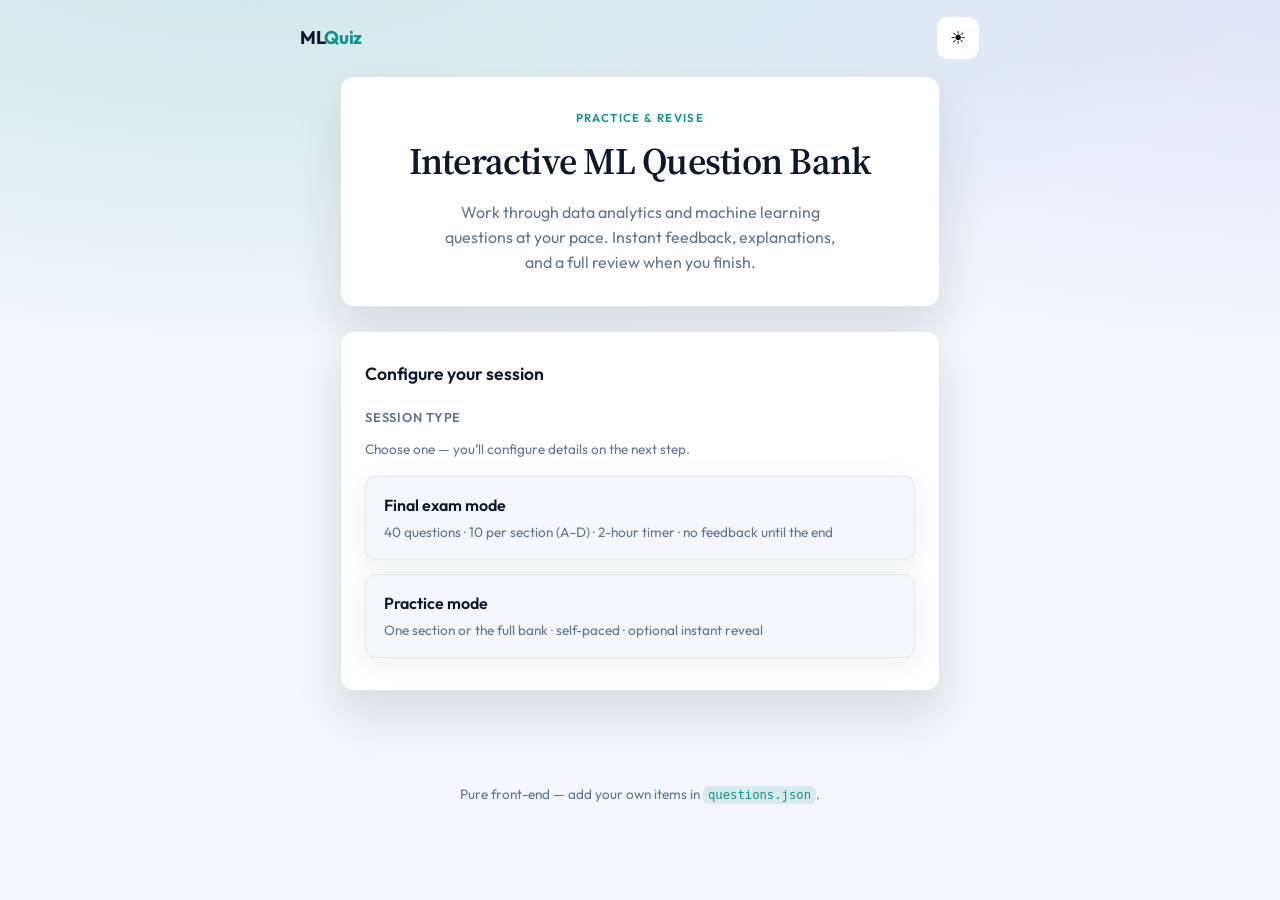
<file: index.html>
<!DOCTYPE html>
<html lang="en">
  <head>
    <meta charset="UTF-8" />
    <meta name="viewport" content="width=device-width, initial-scale=1.0" />
    <title>Interactive ML Question Bank</title>
    <link rel="preconnect" href="https://fonts.googleapis.com" />
    <link rel="preconnect" href="https://fonts.gstatic.com" crossorigin />
    <link
      href="https://fonts.googleapis.com/css2?family=Outfit:wght@400;500;600;700&family=Source+Serif+4:ital,opsz,wght@0,8..60,400;0,8..60,600;1,8..60,400&display=swap"
      rel="stylesheet"
    />
    <link rel="stylesheet" href="styles.css?v=2" />
  </head>
  <body data-page="home">
    <div class="bg-mesh" aria-hidden="true"></div>
    <header class="site-header">
      <a href="index.html" class="logo">ML<span>Quiz</span></a>
      <button type="button" class="btn-icon theme-toggle" aria-label="Toggle dark mode" title="Theme">
        <span class="icon-sun" aria-hidden="true">☀</span>
        <span class="icon-moon" aria-hidden="true">☾</span>
      </button>
    </header>

    <main class="home-main">
      <section class="hero card-elevated animate-in">
        <p class="eyebrow">Practice & revise</p>
        <h1>Interactive ML Question Bank</h1>
        <p class="lead">
          Work through data analytics and machine learning questions at your pace. Instant feedback,
          explanations, and a full review when you finish.
        </p>
      </section>

      <section class="setup-panel card-elevated animate-in delay-1">
        <h2 class="panel-title">Configure your session</h2>

        <!-- Step 1: session type only (avoids cramped two-column layout on narrow / older browsers) -->
        <div id="setupPhasePick" class="setup-phase-pick">
          <p id="setupLoadLine" class="hint muted">Loading question bank…</p>
          <div id="setupModeChoices" class="hidden" aria-hidden="true">
            <p class="field-label">Session type</p>
            <p class="muted small setup-phase-intro">Choose one — you’ll configure details on the next step.</p>
            <div class="mode-choice-stack" role="group" aria-label="Session type">
              <button type="button" class="mode-choice-btn" id="pickFinalExam" aria-describedby="pickFinalExamDesc">
                <span class="mode-choice-title">Final exam mode</span>
                <span class="mode-choice-desc muted small" id="pickFinalExamDesc"
                  >40 questions · 10 per section (A–D) · 2-hour timer · no feedback until the end</span
                >
              </button>
              <button type="button" class="mode-choice-btn" id="pickPractice" aria-describedby="pickPracticeDesc">
                <span class="mode-choice-title">Practice mode</span>
                <span class="mode-choice-desc muted small" id="pickPracticeDesc"
                  >One section or the full bank · self-paced · optional instant reveal</span
                >
              </button>
            </div>
          </div>
        </div>

        <!-- Step 2: details + start (hidden until a mode is chosen) -->
        <div id="setupPhaseDetails" class="setup-phase-details hidden" aria-live="polite">
          <div class="setup-phase-bar">
            <p class="setup-phase-chosen" id="chosenModeLabel"></p>
            <button type="button" class="btn btn-ghost change-mode-btn" id="changeModeBtn">Change session type</button>
          </div>

          <!-- Synced from step-1 buttons; kept for settings + legacy logic -->
          <input type="radio" name="sessionFlow" id="flowFinalExam" value="final_exam" class="visually-hidden" tabindex="-1" />
          <input type="radio" name="sessionFlow" id="flowPractice" value="practice" class="visually-hidden" tabindex="-1" />

          <div class="form-grid">
            <div id="panelFinalExam" class="field field-full hidden">
              <div class="exam-summary">
                <p class="exam-summary-lead">
                  You are about to start a <strong>40-question</strong> balanced exam with a <strong>2-hour</strong> countdown timer.
                </p>
                <p class="muted small">
                  Questions are drawn at random: exactly <strong>10</strong> from each of sections <strong>A</strong>, <strong>B</strong>,
                  <strong>C</strong>, and <strong>D</strong>, then shuffled. You will not see correct answers or explanations until you finish.
                </p>
              </div>
              <ul class="exam-summary-table muted small">
                <li><span>Questions</span><span>40 (fixed)</span></li>
                <li><span>Timer</span><span>120 minutes (countdown)</span></li>
                <li><span>Distribution</span><span>10 per section, random</span></li>
              </ul>
            </div>

            <div id="panelPractice" class="field field-full practice-config hidden">
              <fieldset class="practice-scope-field">
                <legend class="field-label">Topic scope</legend>
                <div class="scope-radios">
                  <label class="field-row scope-row">
                    <input type="radio" name="practiceScope" value="single_section" id="practiceScopeSingle" checked />
                    <span class="check-label">Single section</span>
                  </label>
                  <label class="field-row scope-row">
                    <input type="radio" name="practiceScope" value="all_topics" id="practiceScopeAll" />
                    <span class="check-label">All topics</span>
                  </label>
                </div>
              </fieldset>

              <label class="field" id="practiceSectionField">
                <span class="field-label">Section</span>
                <select id="practiceSectionSelect" class="input-select" aria-label="Section for practice"></select>
              </label>

              <label class="field">
                <span class="field-label">Questions this session</span>
                <input
                  type="number"
                  id="practiceSessionSize"
                  class="input-text"
                  min="10"
                  max="50"
                  value="20"
                  inputmode="numeric"
                />
                <span id="practiceCountHint" class="muted small">Random sample each time (10–50 for one section).</span>
              </label>

              <label class="field field-row field-full">
                <input type="checkbox" id="examPatternToggle" class="input-check" />
                <span class="check-label"
                  ><strong>Exam-style run</strong> — hide correct/incorrect and explanations until you finish this session.</span
                >
              </label>

              <label class="field field-row field-full">
                <input type="checkbox" id="autoRevealToggle" class="input-check" />
                <span class="check-label"
                  >Reveal answer as soon as I select an option
                  <span class="muted">(practice only; disabled during exam-style run)</span></span
                >
              </label>
            </div>
          </div>

          <p id="questionCountHint" class="hint muted"></p>

          <div class="actions">
            <button type="button" id="startBtn" class="btn btn-primary btn-lg">Start quiz</button>
          </div>
        </div>
      </section>
    </main>

    <footer class="site-footer muted">
      <p>Pure front-end — add your own items in <code>questions.json</code>.</p>
    </footer>

    <script src="script.js?v=2"></script>
  </body>
</html>
</file>
<file: styles.css>
/* ===== Design tokens ===== */
:root {
  --font-sans: "Outfit", system-ui, sans-serif;
  --font-serif: "Source Serif 4", Georgia, serif;
  --radius: 14px;
  --radius-sm: 10px;
  --shadow: 0 4px 24px rgba(15, 23, 42, 0.08);
  --shadow-lg: 0 24px 48px rgba(15, 23, 42, 0.12);
  --transition: 0.28s cubic-bezier(0.4, 0, 0.2, 1);
  --bg: #f4f6fb;
  --bg-card: #ffffff;
  --text: #0f172a;
  --text-muted: #64748b;
  --border: #e2e8f0;
  --accent: #0d9488;
  --accent-hover: #0f766e;
  --accent-soft: rgba(13, 148, 136, 0.12);
  --danger: #dc2626;
  --danger-soft: rgba(220, 38, 38, 0.1);
  --ok: #059669;
  --ok-soft: rgba(5, 150, 105, 0.12);
  --ring: rgba(13, 148, 136, 0.45);
}

html[data-theme="dark"] {
  --bg: #0c1222;
  --bg-card: #151d2e;
  --text: #f1f5f9;
  --text-muted: #94a3b8;
  --border: #2d3a52;
  --shadow: 0 4px 24px rgba(0, 0, 0, 0.35);
  --shadow-lg: 0 24px 48px rgba(0, 0, 0, 0.45);
  --accent-soft: rgba(45, 212, 191, 0.15);
  --danger-soft: rgba(248, 113, 113, 0.15);
  --ok-soft: rgba(52, 211, 153, 0.15);
  --ring: rgba(45, 212, 191, 0.5);
}

*,
*::before,
*::after {
  box-sizing: border-box;
}

html {
  scroll-behavior: smooth;
}

body {
  margin: 0;
  min-height: 100vh;
  font-family: var(--font-sans);
  font-size: 1rem;
  line-height: 1.55;
  color: var(--text);
  background: var(--bg);
  transition: background-color var(--transition), color var(--transition);
}

.bg-mesh {
  position: fixed;
  inset: 0;
  z-index: -1;
  background:
    radial-gradient(ellipse 80% 50% at 20% -10%, rgba(13, 148, 136, 0.18), transparent),
    radial-gradient(ellipse 60% 40% at 100% 0%, rgba(99, 102, 241, 0.12), transparent),
    var(--bg);
  pointer-events: none;
  transition: opacity var(--transition);
}

html[data-theme="dark"] .bg-mesh {
  background:
    radial-gradient(ellipse 80% 50% at 20% -10%, rgba(45, 212, 191, 0.08), transparent),
    radial-gradient(ellipse 60% 40% at 100% 0%, rgba(129, 140, 248, 0.1), transparent),
    var(--bg);
}

code {
  font-size: 0.9em;
  padding: 0.15em 0.4em;
  border-radius: 6px;
  background: var(--accent-soft);
  color: var(--accent);
}

.muted {
  color: var(--text-muted);
}

.small {
  font-size: 0.85rem;
}

.hidden {
  display: none !important;
}

.visually-hidden {
  position: absolute;
  width: 1px;
  height: 1px;
  padding: 0;
  margin: -1px;
  overflow: hidden;
  clip: rect(0, 0, 0, 0);
  white-space: nowrap;
  border: 0;
}

/* ===== Header ===== */
.site-header {
  display: flex;
  align-items: center;
  justify-content: space-between;
  padding: 1rem 1.25rem;
  max-width: 720px;
  margin: 0 auto;
}

.quiz-header {
  max-width: 640px;
}

.logo {
  font-weight: 700;
  font-size: 1.15rem;
  color: var(--text);
  text-decoration: none;
  letter-spacing: -0.02em;
}

.logo span {
  color: var(--accent);
}

.subtle-link {
  font-weight: 600;
  color: var(--text-muted);
  text-decoration: none;
  transition: color var(--transition);
}

.subtle-link:hover {
  color: var(--accent);
}

.quiz-header-meta {
  display: flex;
  align-items: center;
  gap: 0.75rem;
}

.timer-chip,
.score-chip {
  font-size: 0.85rem;
  padding: 0.35rem 0.75rem;
  border-radius: 999px;
  background: var(--bg-card);
  border: 1px solid var(--border);
  box-shadow: var(--shadow);
}

.score-chip strong {
  color: var(--accent);
}

.btn-icon {
  width: 44px;
  height: 44px;
  border-radius: 12px;
  border: 1px solid var(--border);
  background: var(--bg-card);
  cursor: pointer;
  display: grid;
  place-items: center;
  font-size: 1.1rem;
  transition: transform var(--transition), border-color var(--transition), background var(--transition);
}

.btn-icon:hover {
  transform: scale(1.05);
  border-color: var(--accent);
}

.theme-toggle .icon-moon {
  display: none;
}

html[data-theme="dark"] .theme-toggle .icon-sun {
  display: none;
}

html[data-theme="dark"] .theme-toggle .icon-moon {
  display: inline;
}

/* ===== Home ===== */
.home-main,
.quiz-main,
.result-main {
  max-width: 640px;
  margin: 0 auto;
  padding: 0 1.25rem 3rem;
}

.hero {
  text-align: center;
  padding: 2rem 1.5rem;
  margin-bottom: 1.5rem;
}

.eyebrow {
  text-transform: uppercase;
  letter-spacing: 0.12em;
  font-size: 0.72rem;
  font-weight: 600;
  color: var(--accent);
  margin: 0 0 0.75rem;
}

.hero h1 {
  font-family: var(--font-serif);
  font-size: clamp(1.75rem, 5vw, 2.35rem);
  font-weight: 600;
  line-height: 1.2;
  margin: 0 0 1rem;
  letter-spacing: -0.02em;
}

.lead {
  margin: 0;
  color: var(--text-muted);
  max-width: 36ch;
  margin-inline: auto;
}

.card-elevated {
  background: var(--bg-card);
  border: 1px solid var(--border);
  border-radius: var(--radius);
  box-shadow: var(--shadow-lg);
}

.setup-panel {
  padding: 1.75rem 1.5rem;
}

.panel-title {
  font-size: 1.1rem;
  margin: 0 0 1.25rem;
  font-weight: 600;
}

.form-grid {
  display: grid;
  gap: 1.1rem;
}

.field {
  display: flex;
  flex-direction: column;
  gap: 0.4rem;
}

.field-full {
  grid-column: 1 / -1;
}

.field-row {
  flex-direction: row;
  align-items: center;
  gap: 0.65rem;
}

.setup-phase-pick {
  margin-bottom: 0.25rem;
}

.setup-phase-intro {
  margin: 0 0 1rem;
  line-height: 1.45;
}

/* Stacked full-width choices — reliable on GitHub Pages / mobile (no overlapping radios) */
.mode-choice-stack {
  display: flex;
  flex-direction: column;
  gap: 0.85rem;
}

.mode-choice-btn {
  display: block;
  width: 100%;
  margin: 0;
  padding: 1rem 1.15rem;
  text-align: left;
  font: inherit;
  color: inherit;
  cursor: pointer;
  border: 1px solid var(--border);
  border-radius: var(--radius-sm);
  background: var(--bg);
  box-shadow: var(--shadow);
  transition: border-color var(--transition), box-shadow var(--transition), transform 0.15s ease;
}

.mode-choice-btn:hover {
  border-color: var(--accent);
}

.mode-choice-btn:focus {
  outline: none;
  border-color: var(--accent);
  box-shadow: 0 0 0 3px var(--ring);
}

.mode-choice-btn:active {
  transform: scale(0.99);
}

.mode-choice-btn:disabled {
  opacity: 0.55;
  cursor: not-allowed;
  transform: none;
}

.mode-choice-title {
  display: block;
  font-weight: 600;
  font-size: 1rem;
  margin-bottom: 0.35rem;
}

.mode-choice-desc {
  display: block;
  line-height: 1.45;
  margin: 0;
}

.setup-phase-details {
  margin-top: 0.5rem;
}

.setup-phase-bar {
  display: flex;
  flex-wrap: wrap;
  align-items: center;
  justify-content: space-between;
  gap: 0.75rem 1rem;
  margin-bottom: 1.25rem;
  padding-bottom: 1rem;
  border-bottom: 1px solid var(--border);
}

.setup-phase-chosen {
  margin: 0;
  font-weight: 600;
  font-size: 0.95rem;
}

.change-mode-btn {
  flex-shrink: 0;
  padding: 0.45rem 0.85rem;
  font-size: 0.85rem;
}

.exam-summary {
  padding: 1rem 1.1rem;
  border-radius: var(--radius-sm);
  border: 1px solid var(--border);
  background: var(--accent-soft);
}

.exam-summary-lead {
  margin: 0 0 0.65rem;
  font-size: 0.95rem;
}

.exam-summary-table {
  list-style: none;
  margin: 0.75rem 0 0;
  padding: 0;
  display: grid;
  gap: 0.35rem;
}

.exam-summary-table li {
  display: flex;
  justify-content: space-between;
  gap: 1rem;
  padding: 0.35rem 0;
  border-bottom: 1px solid var(--border);
}

.exam-summary-table li:last-child {
  border-bottom: 0;
}

.practice-scope-field {
  border: 0;
  margin: 0;
  padding: 0;
}

.scope-radios {
  display: flex;
  flex-direction: column;
  gap: 0.5rem;
}

.scope-row {
  margin: 0;
}

.timer-chip.timer-countdown {
  border-color: var(--accent);
  color: var(--accent);
  font-weight: 600;
}

.field-label {
  font-size: 0.8rem;
  font-weight: 600;
  color: var(--text-muted);
  text-transform: uppercase;
  letter-spacing: 0.06em;
}

.input-select,
.input-text {
  font: inherit;
  padding: 0.75rem 1rem;
  border-radius: var(--radius-sm);
  border: 1px solid var(--border);
  background: var(--bg);
  color: var(--text);
  transition: border-color var(--transition), box-shadow var(--transition);
}

.input-select:focus,
.input-text:focus {
  outline: none;
  border-color: var(--accent);
  box-shadow: 0 0 0 3px var(--ring);
}

.input-check {
  width: 1.15rem;
  height: 1.15rem;
  accent-color: var(--accent);
}

.check-label {
  font-size: 0.95rem;
}

.hint {
  margin: 1.25rem 0 0;
  font-size: 0.9rem;
}

.actions {
  margin-top: 1.75rem;
  display: flex;
  justify-content: center;
}

.btn {
  display: inline-flex;
  align-items: center;
  justify-content: center;
  padding: 0.65rem 1.35rem;
  border-radius: var(--radius-sm);
  font: inherit;
  font-weight: 600;
  cursor: pointer;
  text-decoration: none;
  border: none;
  transition: transform 0.2s ease, background var(--transition), color var(--transition), box-shadow var(--transition);
}

.btn:disabled {
  opacity: 0.45;
  cursor: not-allowed;
  transform: none;
}

.btn:not(:disabled):active {
  transform: scale(0.98);
}

.btn-primary {
  background: var(--accent);
  color: #fff;
  box-shadow: 0 4px 14px rgba(13, 148, 136, 0.35);
}

.btn-primary:hover:not(:disabled) {
  background: var(--accent-hover);
}

.btn-secondary {
  background: var(--border);
  color: var(--text);
}

.btn-secondary:hover:not(:disabled) {
  filter: brightness(0.95);
}

html[data-theme="dark"] .btn-secondary {
  background: #2d3a52;
}

.btn-ghost {
  background: transparent;
  color: var(--text-muted);
  border: 1px solid var(--border);
}

.btn-ghost:hover:not(:disabled) {
  border-color: var(--accent);
  color: var(--accent);
}

.btn-lg {
  padding: 0.85rem 2rem;
  font-size: 1.05rem;
}

.site-footer {
  text-align: center;
  padding: 2rem 1rem;
  font-size: 0.85rem;
}

/* ===== Quiz ===== */
.progress-wrap {
  margin-bottom: 1.25rem;
}

.progress-label {
  display: flex;
  justify-content: space-between;
  align-items: center;
  margin-bottom: 0.5rem;
  font-size: 0.9rem;
  font-weight: 500;
}

.progress-track {
  height: 8px;
  border-radius: 999px;
  background: var(--border);
  overflow: hidden;
}

.progress-fill {
  height: 100%;
  width: 0%;
  border-radius: 999px;
  background: linear-gradient(90deg, var(--accent), #6366f1);
  transition: width 0.45s cubic-bezier(0.4, 0, 0.2, 1);
}

.badge {
  display: inline-block;
  font-size: 0.72rem;
  font-weight: 600;
  text-transform: uppercase;
  letter-spacing: 0.05em;
  padding: 0.25rem 0.55rem;
  border-radius: 6px;
  background: var(--accent-soft);
  color: var(--accent);
}

.badge-diff.easy {
  background: var(--ok-soft);
  color: var(--ok);
}

.badge-diff.medium {
  background: rgba(234, 179, 8, 0.15);
  color: #ca8a04;
}

html[data-theme="dark"] .badge-diff.medium {
  color: #fbbf24;
}

.badge-diff.hard {
  background: var(--danger-soft);
  color: var(--danger);
}

.question-card {
  padding: 1.75rem 1.5rem 2rem;
  transition: opacity var(--transition), transform var(--transition);
}

.question-card.fade-out {
  opacity: 0;
  transform: translateX(-12px);
}

.question-card.fade-in {
  animation: cardIn 0.45s ease forwards;
}

@keyframes cardIn {
  from {
    opacity: 0;
    transform: translateX(12px);
  }
  to {
    opacity: 1;
    transform: translateX(0);
  }
}

.question-meta {
  display: flex;
  flex-wrap: wrap;
  gap: 0.5rem;
  margin-bottom: 1rem;
}

.question-text {
  font-family: var(--font-serif);
  font-size: 1.2rem;
  font-weight: 600;
  line-height: 1.45;
  margin: 0 0 1.25rem;
}

.question-text.pre-wrap,
.pre-wrap {
  white-space: pre-wrap;
}

.question-text.pre-wrap {
  font-size: 1.05rem;
  font-weight: 500;
}

.self-check-hint {
  margin: 0;
  padding: 1rem 1.1rem;
  border-radius: var(--radius-sm);
  border: 1px dashed var(--border);
  background: var(--bg);
  font-size: 0.95rem;
}

.review-status.practice {
  background: var(--accent-soft);
  color: var(--accent);
}

.options-list {
  list-style: none;
  margin: 0 0 1.5rem;
  padding: 0;
  display: flex;
  flex-direction: column;
  gap: 0.65rem;
}

.option-item {
  margin: 0;
}

.option-btn {
  width: 100%;
  text-align: left;
  padding: 1rem 1.1rem;
  border-radius: var(--radius-sm);
  border: 2px solid var(--border);
  background: var(--bg);
  color: var(--text);
  font: inherit;
  cursor: pointer;
  transition: border-color var(--transition), background var(--transition), transform 0.2s ease;
}

.option-btn:hover:not(:disabled) {
  border-color: var(--accent);
  transform: translateX(4px);
}

.option-btn.selected {
  border-color: var(--accent);
  background: var(--accent-soft);
}

.option-btn.correct {
  border-color: var(--ok);
  background: var(--ok-soft);
}

.option-btn.wrong {
  border-color: var(--danger);
  background: var(--danger-soft);
}

.option-btn:disabled {
  cursor: default;
}

.quiz-actions-row {
  display: flex;
  flex-wrap: wrap;
  gap: 0.65rem;
  justify-content: space-between;
  align-items: center;
}

.quiz-actions-row .btn-primary {
  margin-left: auto;
}

.feedback-panel {
  margin-top: 1.5rem;
  padding-top: 1.5rem;
  border-top: 1px solid var(--border);
  animation: fadeUp 0.4s ease;
}

@keyframes fadeUp {
  from {
    opacity: 0;
    transform: translateY(8px);
  }
  to {
    opacity: 1;
    transform: translateY(0);
  }
}

.feedback-verdict {
  font-weight: 700;
  font-size: 1.05rem;
  margin: 0 0 1rem;
}

.feedback-verdict.ok {
  color: var(--ok);
}

.feedback-verdict.bad {
  color: var(--danger);
}

.explanation-title {
  font-size: 0.8rem;
  text-transform: uppercase;
  letter-spacing: 0.08em;
  color: var(--text-muted);
  margin: 0 0 0.35rem;
}

.explanation-text {
  margin: 0;
  color: var(--text-muted);
  font-size: 0.95rem;
}

/* ===== Results ===== */
.result-main {
  max-width: 720px;
}

.result-hero {
  padding: 2rem 1.5rem;
  margin-bottom: 2rem;
  text-align: center;
}

.result-hero h1 {
  font-family: var(--font-serif);
  margin: 0 0 1.5rem;
}

.result-stats {
  display: flex;
  flex-direction: column;
  align-items: center;
  gap: 1.5rem;
}

@media (min-width: 540px) {
  .result-stats {
    flex-direction: row;
    justify-content: center;
    align-items: center;
  }
}

.stat-ring-wrap {
  position: relative;
  width: 120px;
  height: 120px;
}

.stat-ring {
  width: 120px;
  height: 120px;
  transform: rotate(-90deg);
}

.ring-bg {
  fill: none;
  stroke: var(--border);
  stroke-width: 10;
}

.ring-fg {
  fill: none;
  stroke: var(--accent);
  stroke-width: 10;
  stroke-linecap: round;
  stroke-dasharray: 326.73;
  stroke-dashoffset: 326.73;
  transition: stroke-dashoffset 1s cubic-bezier(0.4, 0, 0.2, 1);
}

.stat-ring-label {
  position: absolute;
  inset: 0;
  display: flex;
  flex-direction: column;
  align-items: center;
  justify-content: center;
}

.stat-pct {
  font-size: 1.5rem;
  font-weight: 700;
}

.stat-grid {
  display: grid;
  grid-template-columns: repeat(auto-fill, minmax(120px, 1fr));
  gap: 1rem;
  text-align: center;
}

.stat-item {
  padding: 0.75rem 1rem;
  border-radius: var(--radius-sm);
  background: var(--bg);
  border: 1px solid var(--border);
}

.stat-value {
  display: block;
  font-size: 1.35rem;
  font-weight: 700;
}

.stat-wrong .stat-value {
  color: var(--danger);
}

.stat-label {
  font-size: 0.75rem;
  text-transform: uppercase;
  letter-spacing: 0.06em;
  color: var(--text-muted);
}

.result-actions {
  flex-wrap: wrap;
  gap: 0.75rem;
}

.review-section {
  margin-bottom: 2rem;
}

.review-hint {
  margin: -0.5rem 0 1rem;
  font-size: 0.9rem;
}

.review-item {
  border: 1px solid var(--border);
  border-radius: var(--radius-sm);
  margin-bottom: 0.65rem;
  overflow: hidden;
  background: var(--bg-card);
  transition: box-shadow var(--transition);
}

.review-item[open] {
  box-shadow: var(--shadow);
}

.review-summary {
  padding: 1rem 1.1rem;
  cursor: pointer;
  font-weight: 600;
  list-style: none;
  display: flex;
  align-items: flex-start;
  gap: 0.75rem;
  transition: background var(--transition);
}

.review-summary::-webkit-details-marker {
  display: none;
}

.review-summary:hover {
  background: var(--bg);
}

.review-status {
  flex-shrink: 0;
  font-size: 0.75rem;
  padding: 0.2rem 0.5rem;
  border-radius: 6px;
  font-weight: 700;
}

.review-status.ok {
  background: var(--ok-soft);
  color: var(--ok);
}

.review-status.bad {
  background: var(--danger-soft);
  color: var(--danger);
}

.review-q {
  flex: 1;
  font-size: 0.95rem;
  line-height: 1.4;
}

.review-body {
  padding: 0 1.1rem 1.1rem;
  border-top: 1px solid var(--border);
  font-size: 0.9rem;
  color: var(--text-muted);
}

.review-body p {
  margin: 0.5rem 0;
}

/* ===== Animations (home) ===== */
.animate-in {
  opacity: 0;
  animation: fadeUp 0.55s ease forwards;
}

.animate-in.delay-1 {
  animation-delay: 0.12s;
}

@media (prefers-reduced-motion: reduce) {
  *,
  *::before,
  *::after {
    animation-duration: 0.01ms !important;
    animation-iteration-count: 1 !important;
    transition-duration: 0.01ms !important;
  }

  .progress-fill {
    transition: none;
  }
}
</file>
